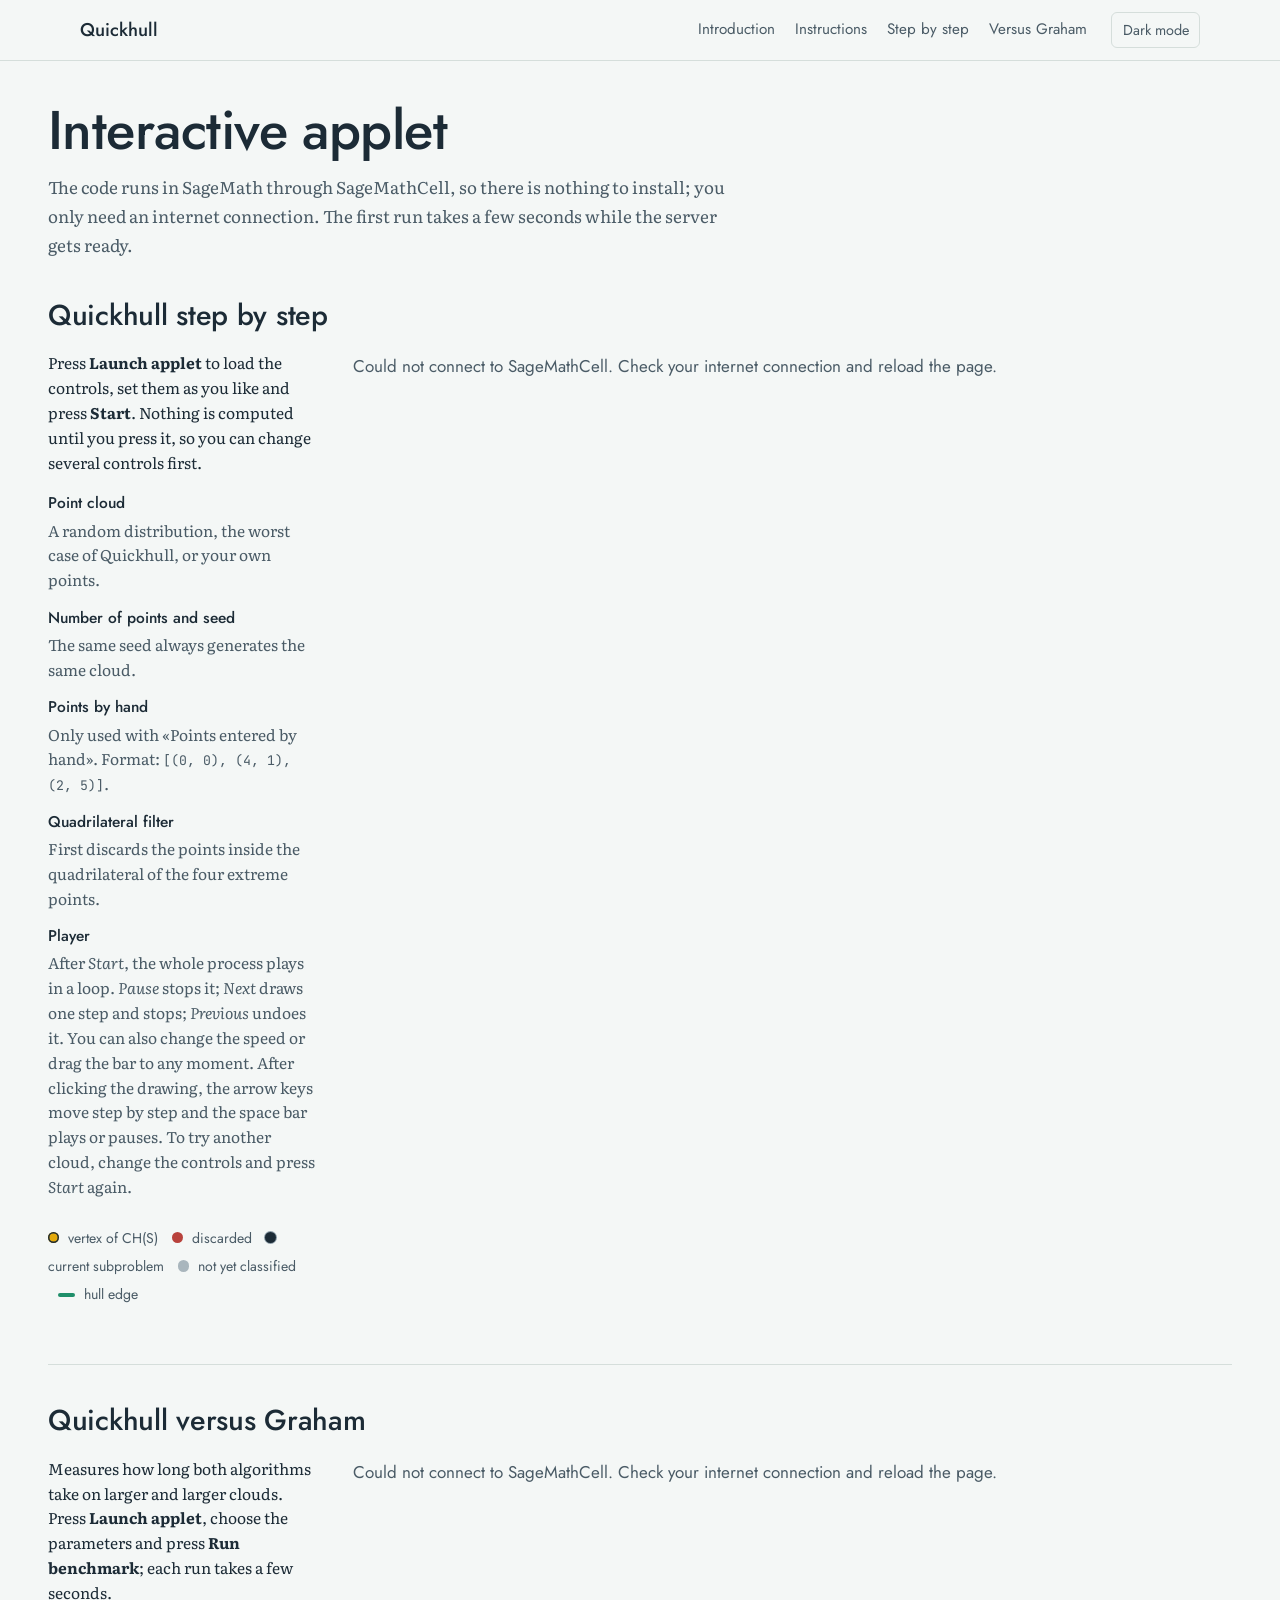
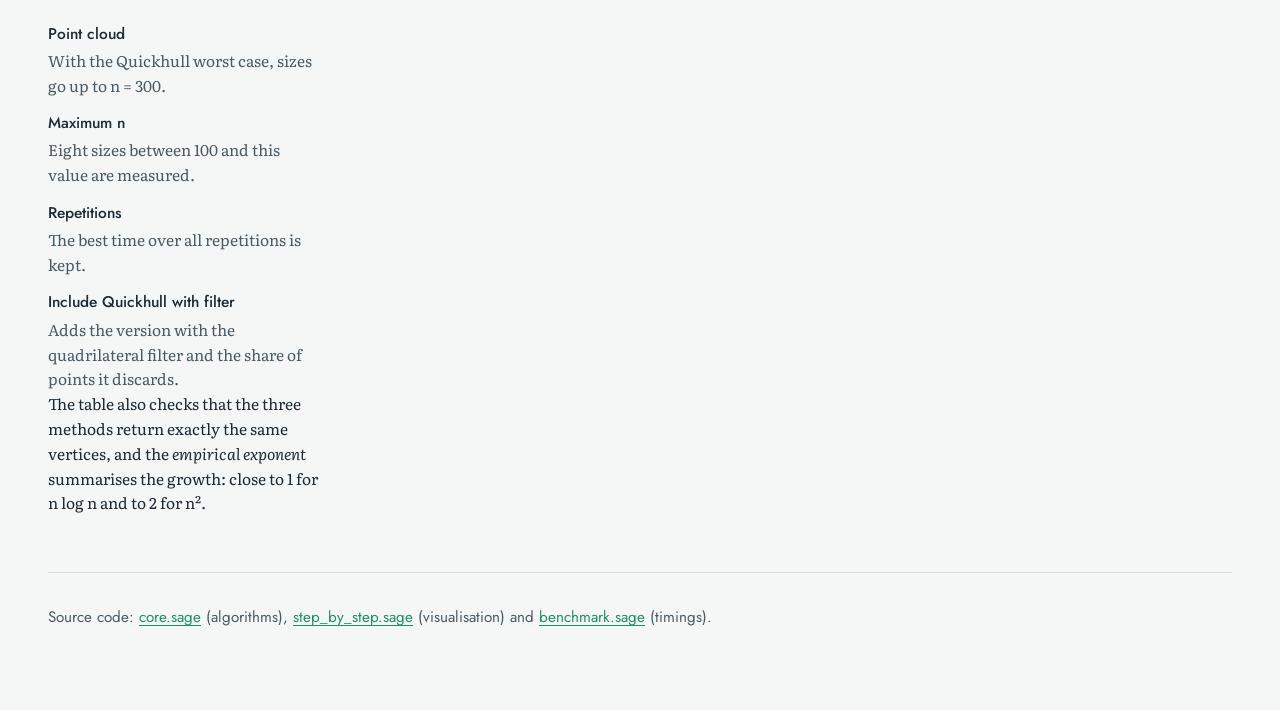
<file: applet.html>
<!doctype html>
<html lang="en">
<head>
  <meta charset="utf-8">
  <meta name="viewport" content="width=device-width, initial-scale=1">
  <title>Quickhull applet</title>
  <meta name="description" content="Interactive SageMath applet: convex hull of a point cloud with Quickhull, step by step and animated, plus a benchmark against Graham's scan.">
  <script src="assets/js/theme.js"></script>
  <link rel="preconnect" href="https://fonts.googleapis.com">
  <link rel="preconnect" href="https://fonts.gstatic.com" crossorigin>
  <link href="https://fonts.googleapis.com/css2?family=Jost:wght@400;500&family=Literata:ital,opsz,wght@0,7..72,400;1,7..72,400&family=JetBrains+Mono&display=swap" rel="stylesheet">
  <link rel="stylesheet" href="assets/css/style.css">
  <script src="https://sagecell.sagemath.org/static/embedded_sagecell.js"></script>
</head>
<body>

  <nav class="nav" aria-label="Navigation">
    <div class="nav__inner">
      <a class="nav__brand" href="index.html">Quickhull</a>
      <ul class="nav__links">
        <li><a href="index.html#introduction">Introduction</a></li>
        <li><a href="index.html#instructions">Instructions</a></li>
        <li><a href="#step-by-step">Step by step</a></li>
        <li><a href="#benchmark">Versus Graham</a></li>
      </ul>
      <button class="theme-toggle" id="theme-toggle" type="button" aria-pressed="false">Dark mode</button>
    </div>
  </nav>

  <main class="applet">
    <header class="applet__header">
      <h1>Interactive applet</h1>
      <p>The code runs in SageMath through SageMathCell, so there is nothing to install; you only need an internet connection. The first run takes a few seconds while the server gets ready.</p>
    </header>

    <section class="applet__block" id="step-by-step">
      <h2>Quickhull step by step</h2>
      <div class="applet__columns">
        <div class="applet__guide">
          <p>Press <strong>Launch applet</strong> to load the controls, set them as you like and press <strong>Start</strong>. Nothing is computed until you press it, so you can change several controls first.</p>
          <dl>
            <dt>Point cloud</dt>
            <dd>A random distribution, the worst case of Quickhull, or your own points.</dd>
            <dt>Number of points and seed</dt>
            <dd>The same seed always generates the same cloud.</dd>
            <dt>Points by hand</dt>
            <dd>Only used with «Points entered by hand». Format: <code>[(0, 0), (4, 1), (2, 5)]</code>.</dd>
            <dt>Quadrilateral filter</dt>
            <dd>First discards the points inside the quadrilateral of the four extreme points.</dd>
            <dt>Player</dt>
            <dd>After <em>Start</em>, the whole process plays in a loop. <em>Pause</em> stops it; <em>Next</em> draws one step and stops; <em>Previous</em> undoes it. You can also change the speed or drag the bar to any moment. After clicking the drawing, the arrow keys move step by step and the space bar plays or pauses. To try another cloud, change the controls and press <em>Start</em> again.</dd>
          </dl>
          <p class="applet__legend">
            <span class="swatch swatch--vertex"></span> vertex of CH(S)
            <span class="swatch swatch--discarded"></span> discarded
            <span class="swatch swatch--current"></span> current subproblem
            <span class="swatch swatch--pending"></span> not yet classified
            <span class="swatch swatch--hull"></span> hull edge
          </p>
        </div>
        <div class="sheet sheet--idle">
          <div id="cell-step"><p class="sheet__notice">Loading the SageMath cell…</p></div>
        </div>
      </div>
    </section>

    <section class="applet__block" id="benchmark">
      <h2>Quickhull versus Graham</h2>
      <div class="applet__columns">
        <div class="applet__guide">
          <p>Measures how long both algorithms take on larger and larger clouds. Press <strong>Launch applet</strong>, choose the parameters and press <strong>Run benchmark</strong>; each run takes a few seconds.</p>
          <dl>
            <dt>Point cloud</dt>
            <dd>With the Quickhull worst case, sizes go up to n = 300.</dd>
            <dt>Maximum n</dt>
            <dd>Eight sizes between 100 and this value are measured.</dd>
            <dt>Repetitions</dt>
            <dd>The best time over all repetitions is kept.</dd>
            <dt>Include Quickhull with filter</dt>
            <dd>Adds the version with the quadrilateral filter and the share of points it discards.</dd>
          </dl>
          <p>The table also checks that the three methods return exactly the same vertices, and the <em>empirical exponent</em> summarises the growth: close to 1 for n log n and to 2 for n².</p>
        </div>
        <div class="sheet sheet--idle">
          <div id="cell-benchmark"><p class="sheet__notice">Loading the SageMath cell…</p></div>
        </div>
      </div>
    </section>

    <p class="applet__source">Source code: <a href="sage/core.sage">core.sage</a> (algorithms), <a href="sage/step_by_step.sage">step_by_step.sage</a> (visualisation) and <a href="sage/benchmark.sage">benchmark.sage</a> (timings).</p>
  </main>

  <script src="assets/js/quickhull-player.js"></script>
  <script src="assets/js/applet.js"></script>
</body>
</html>
</file>
<file: assets/css/style.css>
/* ==========================================================
   Quickhull - shared stylesheet (index.html and applet.html)
   Colours encode meaning, exactly as in the applet:
   hull = green, vertex of CH(S) = yellow, discarded = red
   ========================================================== */

:root {
  --paper: #F4F7F6;          /* background */
  --paper-raised: #FFFFFF;   /* raised surfaces */
  --ink: #1C2B36;            /* main text */
  --ink-soft: #4A5B66;       /* secondary text */
  --line: #8A9BA6;           /* auxiliary lines (ab, triangles) */
  --border: #D5DEDB;
  --hull: #1F8F6A;           /* convex hull edges, accent */
  --on-hull: #FFFFFF;        /* text on the green button */
  --hull-veil: rgba(31, 143, 106, 0.14);
  --vertex: #E3A90B;         /* vertices of CH(S) */
  --discarded: #B8423C;      /* discarded interior points */
  --point: #1C2B36;          /* points not yet classified */

  --font-display: "Jost", "Futura", "Century Gothic", sans-serif;
  --font-body: "Literata", "Georgia", serif;
  --font-code: "JetBrains Mono", "Consolas", monospace;

  color-scheme: light;
}

/* Dark mode: follows the system unless the user picked light */
@media (prefers-color-scheme: dark) {
  :root:not([data-theme="light"]) {
    --paper: #13212A;
    --paper-raised: #1A2C37;
    --ink: #E3ECE9;
    --ink-soft: #9FB1BA;
    --line: #6B808C;
    --border: #2A3E4A;
    --hull: #3DC196;
    --on-hull: #0E1C16;
    --hull-veil: rgba(61, 193, 150, 0.16);
    --vertex: #F2BF33;
    --discarded: #E06A62;
    --point: #C9D6D2;
    color-scheme: dark;
  }
}

/* Dark mode chosen with the toggle */
:root[data-theme="dark"] {
  --paper: #13212A;
  --paper-raised: #1A2C37;
  --ink: #E3ECE9;
  --ink-soft: #9FB1BA;
  --line: #6B808C;
  --border: #2A3E4A;
  --hull: #3DC196;
  --on-hull: #0E1C16;
  --hull-veil: rgba(61, 193, 150, 0.16);
  --vertex: #F2BF33;
  --discarded: #E06A62;
  --point: #C9D6D2;
  color-scheme: dark;
}

/* ---------- Base ---------- */
*, *::before, *::after { box-sizing: border-box; }

html { scroll-behavior: smooth; scroll-padding-top: 4.5rem; }

body {
  margin: 0;
  background: var(--paper);
  color: var(--ink);
  font-family: var(--font-body);
  font-size: 1.0625rem;
  line-height: 1.7;
  -webkit-font-smoothing: antialiased;
}

h1, h2, h3 {
  font-family: var(--font-display);
  font-weight: 500;
  line-height: 1.1;
  letter-spacing: -0.01em;
}

a { color: var(--hull); text-underline-offset: 0.18em; }

:focus-visible {
  outline: 2px solid var(--hull);
  outline-offset: 3px;
  border-radius: 2px;
}

/* ---------- Top navigation ---------- */
.nav {
  position: sticky;
  top: 0;
  z-index: 10;
  background: var(--paper);
  border-bottom: 1px solid var(--border);
}

.nav__inner {
  max-width: 72rem;
  margin: 0 auto;
  padding: 0.75rem 1rem;
  display: flex;
  align-items: center;
  gap: 1.5rem;
}

.nav__brand {
  font-family: var(--font-display);
  font-weight: 500;
  font-size: 1.15rem;
  color: var(--ink);
  text-decoration: none;
  margin-right: auto;
}

.nav__links {
  display: flex;
  gap: 1.25rem;
  list-style: none;
  margin: 0;
  padding: 0;
  font-family: var(--font-display);
  font-size: 0.95rem;
}

.nav__links a { color: var(--ink-soft); text-decoration: none; }
.nav__links a:hover { color: var(--ink); }

.theme-toggle {
  font: inherit;
  font-family: var(--font-display);
  font-size: 0.9rem;
  color: var(--ink-soft);
  background: none;
  border: 1px solid var(--border);
  border-radius: 6px;
  padding: 0.3rem 0.65rem;
  cursor: pointer;
}
.theme-toggle:hover { color: var(--ink); border-color: var(--line); }

@media (max-width: 720px) {
  .nav__links { display: none; }
}

/* ---------- Hero ---------- */
.hero {
  max-width: 72rem;
  margin: 0 auto;
  padding: 4rem 1rem 3rem;
  display: grid;
  grid-template-columns: minmax(0, 1fr) minmax(0, 1.05fr);
  gap: 3rem;
  align-items: center;
  min-height: calc(100vh - 3.5rem);
}

.hero__title {
  font-size: clamp(3.2rem, 8vw, 6rem);
  margin: 0;
  letter-spacing: -0.03em;
}

.hero__tagline {
  font-size: 1.2rem;
  max-width: 30rem;
  margin: 1.25rem 0 0;
}

.hero__authors {
  font-family: var(--font-display);
  color: var(--ink-soft);
  font-size: 0.98rem;
  line-height: 1.5;
  margin: 1.5rem 0 0;
}

.hero__course {
  font-family: var(--font-display);
  color: var(--ink-soft);
  font-size: 0.9rem;
  margin: 0.35rem 0 0;
}

.button {
  display: inline-block;
  margin-top: 2rem;
  font-family: var(--font-display);
  font-size: 1.05rem;
  font-weight: 500;
  text-decoration: none;
  color: var(--on-hull);
  background: var(--hull);
  padding: 0.8rem 1.4rem;
  border-radius: 6px;
}
.button:hover { filter: brightness(1.08); }

.hero__canvas {
  position: relative;
  width: 100%;
  max-width: 34rem;
  margin: 0;
  justify-self: center;
}

.hero__canvas canvas {
  width: 100%;
  aspect-ratio: 1 / 1;
  display: block;
}

.hero__note {
  font-family: var(--font-display);
  font-size: 0.82rem;
  color: var(--ink-soft);
  text-align: center;
  margin: 0.5rem 0 0;
}

@media (max-width: 820px) {
  .hero {
    grid-template-columns: minmax(0, 1fr);
    padding-top: 2.5rem;
    gap: 2rem;
    min-height: 0;
  }
  .hero__canvas { max-width: 24rem; }
}

/* ---------- Text sections ---------- */
.section {
  max-width: 44rem;
  margin: 0 auto;
  padding: 3rem 1rem;
  border-top: 1px solid var(--border);
}

.section h2 { font-size: 2.1rem; margin: 0 0 1rem; }
.section h3 { font-size: 1.45rem; margin: 2.6rem 0 0.75rem; }
.section h4 { font-family: var(--font-display); font-weight: 500; font-size: 1.05rem; margin: 0 0 0.35rem; line-height: 1.3; }
.section p { margin: 0 0 1rem; }
.section code { font-family: var(--font-code); font-size: 0.86em; }
.section ul { padding-left: 1.2rem; }

.lead { font-size: 1.2rem; line-height: 1.65; }

.pending { color: var(--ink-soft); font-style: italic; }

/* ---------- Figures drawn in SVG: same colour meaning as the applet ---------- */
.fig { display: block; width: 100%; height: auto; overflow: visible; }
.fig .pt circle { fill: var(--point); }
.fig .pt--faded circle { fill: var(--line); opacity: 0.55; }
.fig .pt--current circle { fill: var(--ink); }
.fig .out circle { fill: var(--discarded); }
.fig .vx circle { fill: var(--vertex); stroke: var(--ink); stroke-width: 1.2; }
.fig .aux { stroke: var(--line); stroke-width: 1.2; stroke-dasharray: 4 4; fill: none; }
.fig .aux--soft { opacity: 0.6; }
.fig .perp { stroke: var(--ink); stroke-width: 1.2; }
.fig .tri { fill: var(--discarded); fill-opacity: 0.16; }
.fig .veil { fill: var(--hull-veil); }
.fig .edge { fill: none; stroke: var(--hull); stroke-width: 2.6; stroke-linejoin: round; }
.fig .lbl { fill: var(--ink); font-family: var(--font-body); font-style: italic; font-size: 14px; }

/* ---------- Sandbox (nails and rubber band) ---------- */
.sandbox {
  margin: 1.75rem 0 2rem;
  border: 1px solid var(--border);
  border-radius: 8px;
  background: var(--paper-raised);
  overflow: hidden;
}
.sandbox canvas { display: block; width: 100%; aspect-ratio: 16 / 9; touch-action: none; cursor: crosshair; }
.sandbox__bar {
  display: flex;
  flex-wrap: wrap;
  align-items: center;
  gap: 0.4rem 1rem;
  padding: 0.6rem 0.9rem;
  border-top: 1px solid var(--border);
  font-family: var(--font-display);
  font-size: 0.88rem;
  color: var(--ink-soft);
}
.sandbox__count { margin-left: auto; color: var(--ink); font-variant-numeric: tabular-nums; }
.sandbox__reset {
  font: inherit;
  color: var(--ink);
  background: none;
  border: 1px solid var(--border);
  border-radius: 6px;
  padding: 0.2rem 0.7rem;
  cursor: pointer;
}
.sandbox__reset:hover { border-color: var(--line); }

/* ---------- The four moves (a real sequence: numbered) ---------- */
.moves {
  list-style: none;
  counter-reset: move;
  padding: 0;
  margin: 1.5rem 0 0.5rem;
  display: grid;
  grid-template-columns: repeat(2, minmax(0, 1fr));
  gap: 2rem 1.75rem;
}
.move { counter-increment: move; }
.move .fig { margin-bottom: 0.75rem; }
.move h4::before {
  content: counter(move);
  display: inline-grid;
  place-items: center;
  width: 1.5rem;
  height: 1.5rem;
  margin-right: 0.5rem;
  border-radius: 50%;
  background: var(--hull);
  color: var(--on-hull);
  font-size: 0.85rem;
}
.move p { font-size: 0.97rem; line-height: 1.6; }
@media (max-width: 640px) { .moves { grid-template-columns: minmax(0, 1fr); } }

/* ---------- Why it works ---------- */
.facts { display: grid; gap: 1rem; }
.fact {
  border-left: 3px solid var(--hull);
  padding: 0.2rem 0 0.2rem 1.1rem;
}
.fact p { margin: 0; }

/* ---------- Formula and pseudocode ---------- */
.formula { overflow-x: auto; margin: 0.5rem 0 1.25rem; }

.code {
  font-family: var(--font-code);
  font-size: 0.84rem;
  line-height: 1.6;
  background: var(--paper-raised);
  border: 1px solid var(--border);
  border-radius: 8px;
  padding: 1.1rem 1.25rem;
  overflow-x: auto;
  margin: 0 0 1rem;
}
.code code { font-size: inherit; }
.code__kw { color: var(--hull); font-weight: 600; }
.code__c { color: var(--ink-soft); font-style: italic; }

/* ---------- Tables ---------- */
.table-wrap { overflow-x: auto; margin: 0.5rem 0 1.25rem; }
.section table { width: 100%; border-collapse: collapse; font-size: 0.95rem; line-height: 1.5; }
.section th, .section td { text-align: left; vertical-align: top; padding: 0.6rem 0.75rem 0.6rem 0; border-bottom: 1px solid var(--border); }
.section thead th { font-family: var(--font-display); font-weight: 500; color: var(--ink-soft); font-size: 0.88rem; }
.section tbody th { font-family: var(--font-display); font-weight: 500; white-space: nowrap; }
.algos__ours th, .algos__ours td { background: var(--hull-veil); }
.algos__ours th { padding-left: 0.5rem; }

/* ---------- Callouts ---------- */
.note {
  background: var(--paper-raised);
  border: 1px solid var(--border);
  border-radius: 8px;
  padding: 1.1rem 1.25rem;
  margin: 1.5rem 0 0;
}
.note p:last-child, .note ul:last-child { margin-bottom: 0; }
.note ul { margin: 0; }
.note li + li { margin-top: 0.35rem; }

/* ---------- Instructions: numbered steps ---------- */
.steps { list-style: none; counter-reset: step; padding: 0; margin: 1.75rem 0 0; }
.steps li {
  counter-increment: step;
  position: relative;
  padding: 0 0 1.4rem 3rem;
}
.steps li::before {
  content: counter(step);
  position: absolute;
  left: 0;
  top: -0.15rem;
  width: 2rem;
  height: 2rem;
  display: grid;
  place-items: center;
  border-radius: 50%;
  border: 2px solid var(--hull);
  color: var(--hull);
  font-family: var(--font-display);
  font-weight: 500;
}
.steps li::after {                 /* thin line joining the numbers */
  content: "";
  position: absolute;
  left: 0.95rem;
  top: 2.1rem;
  bottom: 0.2rem;
  width: 2px;
  background: var(--border);
}
.steps li:last-child::after { display: none; }
.steps p { margin: 0; }

.legend-card { margin: 1rem 0 0; }
.legend { list-style: none; padding: 0 !important; margin: 0.5rem 0 0; display: grid; gap: 0.35rem; }
.legend .swatch { margin-left: 0; }

/* ---------- Launch band ---------- */
.section--launch { max-width: 60rem; }
.launch {
  display: grid;
  grid-template-columns: minmax(0, 1.3fr) minmax(0, 1fr);
  gap: 2.5rem;
  align-items: center;
  background: var(--paper-raised);
  border: 1px solid var(--border);
  border-radius: 12px;
  padding: 2.25rem 2.5rem;
}
.launch h2 { margin-bottom: 0.75rem; }
.launch .button { margin-top: 0.5rem; }
.launch__note { font-family: var(--font-display); font-size: 0.85rem; color: var(--ink-soft); margin: 0.75rem 0 0 !important; }
.launch__fig { max-width: 18rem; justify-self: center; }
@media (max-width: 720px) {
  .launch { grid-template-columns: minmax(0, 1fr); padding: 1.75rem 1.25rem; }
  .launch__fig { max-width: 12rem; }
}

/* ---------- Discussion ---------- */
.findings { list-style: none; padding: 0 !important; margin: 0.5rem 0 1rem; }
.findings li { padding: 0.65rem 0; border-bottom: 1px solid var(--border); }
.findings li:last-child { border-bottom: 0; }

.uses { margin: 1rem 0 0; display: grid; gap: 1.25rem; }
.use { display: grid; grid-template-columns: 10rem minmax(0, 1fr); gap: 1.25rem; }
.use dt { font-family: var(--font-display); font-weight: 500; color: var(--hull); }
.use dd { margin: 0; }
@media (max-width: 640px) { .use { grid-template-columns: minmax(0, 1fr); gap: 0.25rem; } }

/* ---------- References and footer ---------- */
.refs { padding-left: 1.6rem; font-size: 0.93rem; line-height: 1.6; }
.refs li { padding-left: 0.3rem; margin-bottom: 0.6rem; }
.refs li::marker { font-family: var(--font-display); color: var(--ink-soft); }
.refs a { overflow-wrap: anywhere; }
.refs__more { font-size: 0.93rem; color: var(--ink-soft); }

.footer {
  border-top: 1px solid var(--border);
  padding: 2rem 1rem 3rem;
  text-align: center;
  font-family: var(--font-display);
  font-size: 0.88rem;
  color: var(--ink-soft);
}
.footer p { max-width: 44rem; margin: 0 auto; }

/* ---------- Applet page ---------- */
.applet {
  max-width: 76rem;
  margin: 0 auto;
  padding: 2.5rem 1rem 4rem;
}

.applet__header h1 { font-size: clamp(2.4rem, 5vw, 3.4rem); margin: 0 0 0.75rem; }
.applet__header p { max-width: 44rem; margin: 0; color: var(--ink-soft); }

.applet__block {
  padding: 2.5rem 0;
  border-bottom: 1px solid var(--border);
}
.applet__block h2 { font-size: 1.8rem; margin: 0 0 1.25rem; }

.applet__columns {
  display: grid;
  grid-template-columns: minmax(0, 17rem) minmax(0, 1fr);
  gap: 2rem;
  align-items: start;
}

.applet__guide { font-size: 0.97rem; line-height: 1.6; }
.applet__guide p { margin: 0 0 1rem; }
.applet__guide dl { margin: 0; }
.applet__guide dt { font-family: var(--font-display); font-weight: 500; margin-top: 0.8rem; }
.applet__guide dd { margin: 0.15rem 0 0; color: var(--ink-soft); }
.applet__guide code { font-family: var(--font-code); font-size: 0.85em; }

.applet__legend {
  font-family: var(--font-display);
  font-size: 0.88rem;
  color: var(--ink-soft);
  line-height: 2;
  margin-top: 1.5rem !important;
}

.swatch {
  display: inline-block;
  width: 0.7rem;
  height: 0.7rem;
  border-radius: 50%;
  margin: 0 0.3rem 0 0.6rem;
  vertical-align: -0.05rem;
}
.swatch:first-child { margin-left: 0; }
/* fixed colours: they are the ones of the Sage plot, which is always light */
.swatch--vertex    { background: #E3A90B; box-shadow: inset 0 0 0 1.5px #1C2B36; }
.swatch--discarded { background: #B8423C; }
.swatch--current   { background: #1C2B36; box-shadow: 0 0 0 1px var(--line); }
.swatch--pending   { background: #A9B6BD; }
.swatch--hull      { width: 1.1rem; height: 0.22rem; border-radius: 2px; background: #1F8F6A; vertical-align: 0.15rem; }

/* The Sage cell draws on white: it is shown as a light sheet even in
   dark mode, so the colours of the plot never change. */
.sheet {
  background: #FFFFFF;
  color: #1C2B36;
  border: 1px solid var(--border);
  border-radius: 8px;
  padding: 1.25rem;
  min-height: 8rem;
  overflow-x: auto;
  color-scheme: light;
}

.sheet__notice { font-family: var(--font-display); color: #4A5B66; margin: 0; }

/* Before the applet is launched there is only the button: no empty white box */
.sheet--idle {
  background: transparent;
  border-color: transparent;
  padding: 0;
  min-height: 0;
}
.sheet--idle .sheet__notice { color: var(--ink-soft); }

/* Sage text output (print) wraps instead of overflowing */
.sheet pre,
.sheet pre.sagecell_stdout {
  white-space: pre-wrap;
  overflow-wrap: anywhere;
  font-family: var(--font-body);
  font-size: 0.98rem;
  line-height: 1.55;
}

.sheet .sagecell_evalButton {
  font-family: var(--font-display) !important;
  font-size: 1rem !important;
  background: #1F8F6A !important;
  border: 0 !important;
  color: #FFFFFF !important;
  padding: 0.6rem 1.2rem !important;
  border-radius: 6px !important;
}

/* ---------- Animation player (inside the light sheet) ---------- */
.qh-player { font-family: var(--font-display); max-width: 34rem; }

.qh-player__canvas {
  display: block;
  width: 100%;
  aspect-ratio: 1 / 1;
}

.qh-player__controls {
  display: flex;
  flex-wrap: wrap;
  align-items: center;
  gap: 0.5rem 0.75rem;
  margin-top: 0.75rem;
  font-size: 0.92rem;
  color: #4A5B66;
}

.qh-player button,
.qh-player select {
  font: inherit;
  color: #1C2B36;
  background: #FFFFFF;
  border: 1px solid #C9D3D0;
  border-radius: 6px;
  padding: 0.4rem 0.85rem;
  cursor: pointer;
}
.qh-player button:hover,
.qh-player select:hover { border-color: #8A9BA6; }
.qh-player select { padding: 0.3rem 0.4rem; margin-left: 0.25rem; }

.qh-player .qh-player__play {
  min-width: 5.5rem;
  background: #1F8F6A;
  border-color: #1F8F6A;
  color: #FFFFFF;
  font-weight: 500;
}
.qh-player .qh-player__play:hover { filter: brightness(1.08); }

.qh-player__seek {
  flex: 1 1 100%;                 /* the bar takes its own row under the buttons */
  margin: 0.35rem 0 0;
  accent-color: #1F8F6A;
}

.qh-player__counter { font-variant-numeric: tabular-nums; margin-left: auto; }

.qh-player:focus { outline: none; }
.qh-player:focus-visible { outline: 2px solid #1F8F6A; outline-offset: 6px; border-radius: 4px; }

.qh-player__caption {
  font-family: var(--font-body);
  font-size: 0.98rem;
  line-height: 1.55;
  color: #1C2B36;
  min-height: 4.7em;
  margin: 0.75rem 0 0;
}

/* The Start / Run benchmark button of the interacts */
.sheet .sheet__run {
  font-family: var(--font-display) !important;
  font-size: 1rem !important;
  font-weight: 500;
  background: #1F8F6A !important;
  border: 0 !important;
  color: #FFFFFF !important;
  padding: 0.55rem 1.4rem !important;
  border-radius: 6px !important;
  cursor: pointer;
}
.sheet .sheet__run:hover { filter: brightness(1.08); }

.applet__source { font-family: var(--font-display); color: var(--ink-soft); font-size: 0.95rem; margin-top: 2rem; }

@media (max-width: 900px) {
  .applet__columns { grid-template-columns: minmax(0, 1fr); }
}

@media (prefers-reduced-motion: reduce) {
  html { scroll-behavior: auto; }
}
</file>
